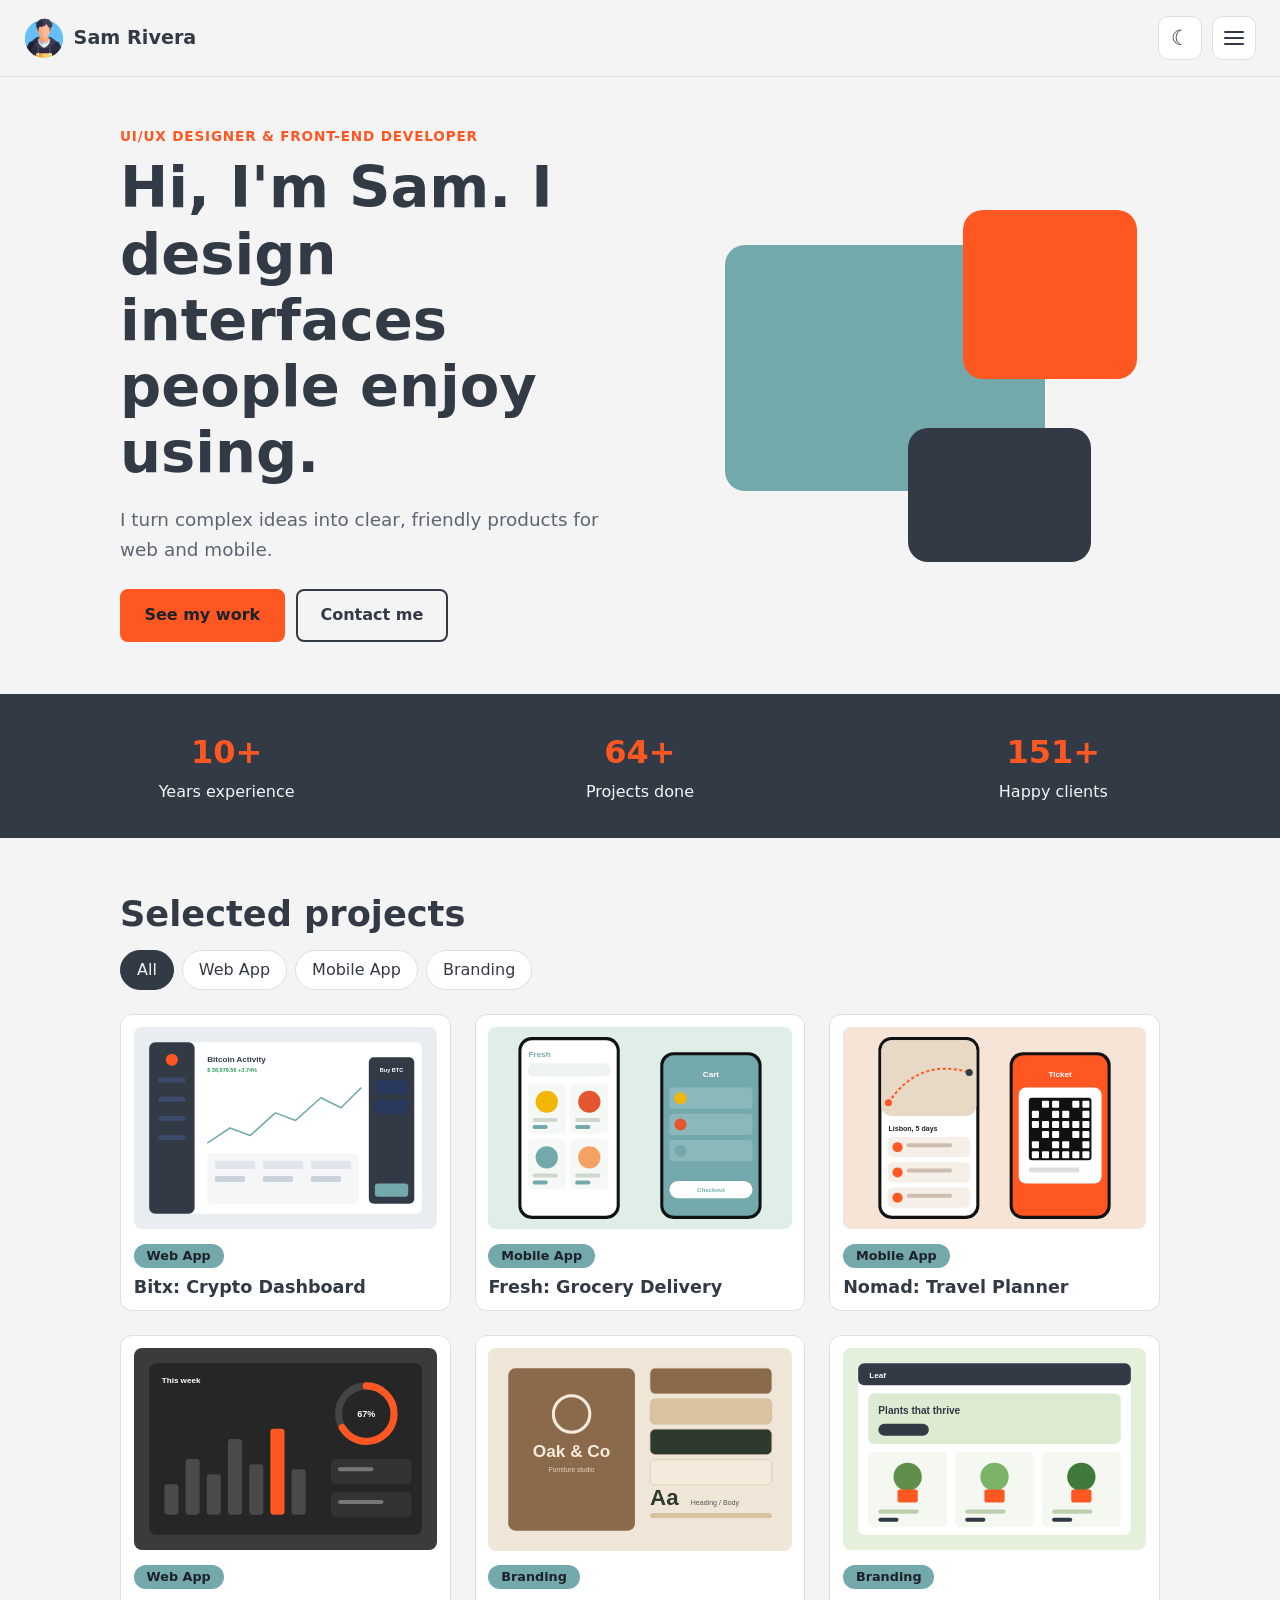
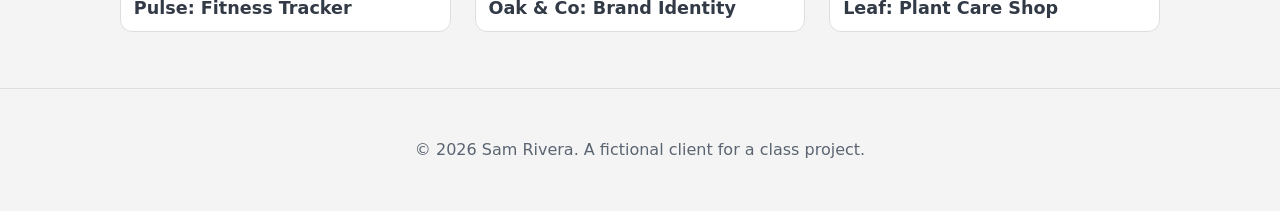
<file: index.html>
<!DOCTYPE html>
<html lang="en">
<head>
<meta charset="UTF-8">
<meta name="viewport" content="width=device-width, initial-scale=1">
<title>Home | Sam Rivera, UI/UX Designer</title>
<link rel="stylesheet" href="css/style.css">
<script>try{var t=localStorage.getItem('theme');if(t)document.documentElement.dataset.theme=t;}catch(e){}</script>
</head>
<body>
<a class="skip" href="#main">Skip to content</a>
<header class="site-header">
  <a class="logo" href="index.html"><img class="mark" src="images/avatar.png" alt="" width="40" height="40">Sam Rivera</a>
  <div class="controls">
    <button id="theme-toggle" class="icon-btn" aria-label="Switch to dark mode" aria-pressed="false"><span id="theme-icon">&#9790;</span></button>
    <button id="menu-btn" class="icon-btn" aria-label="Open menu" aria-expanded="false" aria-controls="menu"><span class="bars"></span></button>
  </div>
  <nav id="menu" class="menu" aria-label="Main menu">
    <a href="index.html" class="active">Home</a>
    <a href="about.html">About Me</a>
    <a href="contact.html">Contact Us</a>
  </nav>
</header>
<main id="main">
  <section class="hero">
    <div class="hero-text">
      <p class="eyebrow">UI/UX Designer &amp; Front-end Developer</p>
      <h1>Hi, I'm Sam. I design interfaces people enjoy using.</h1>
      <p class="lead">I turn complex ideas into clear, friendly products for web and mobile.</p>
      <a class="btn" href="#projects">See my work</a>
      <a class="btn ghost" href="contact.html">Contact me</a>
    </div>
    <div class="hero-art" aria-hidden="true"><span class="s1"></span><span class="s2"></span><span class="s3"></span></div>
  </section>

  <section class="stats-band">
    <p><strong>10+</strong> Years experience</p>
    <p><strong>64+</strong> Projects done</p>
    <p><strong>151+</strong> Happy clients</p>
  </section>

  <section class="section" id="projects">
    <h2>Selected projects</h2>
    <div class="filters" id="filters" aria-label="Filter projects"></div>
    <div class="gallery" id="gallery" aria-live="polite">Loading projects...</div>
  </section>
</main>
<dialog id="modal" class="modal">
  <article>
    <img id="modal-img" alt="">
    <h2 id="modal-title"></h2>
    <p id="modal-desc"></p>
    <button class="btn" id="modal-close">Close</button>
  </article>
</dialog>
<footer class="site-footer"><p>&copy; 2026 Sam Rivera. A fictional client for a class project.</p></footer>
<script src="js/main.js"></script>
</body>
</html>
</file>
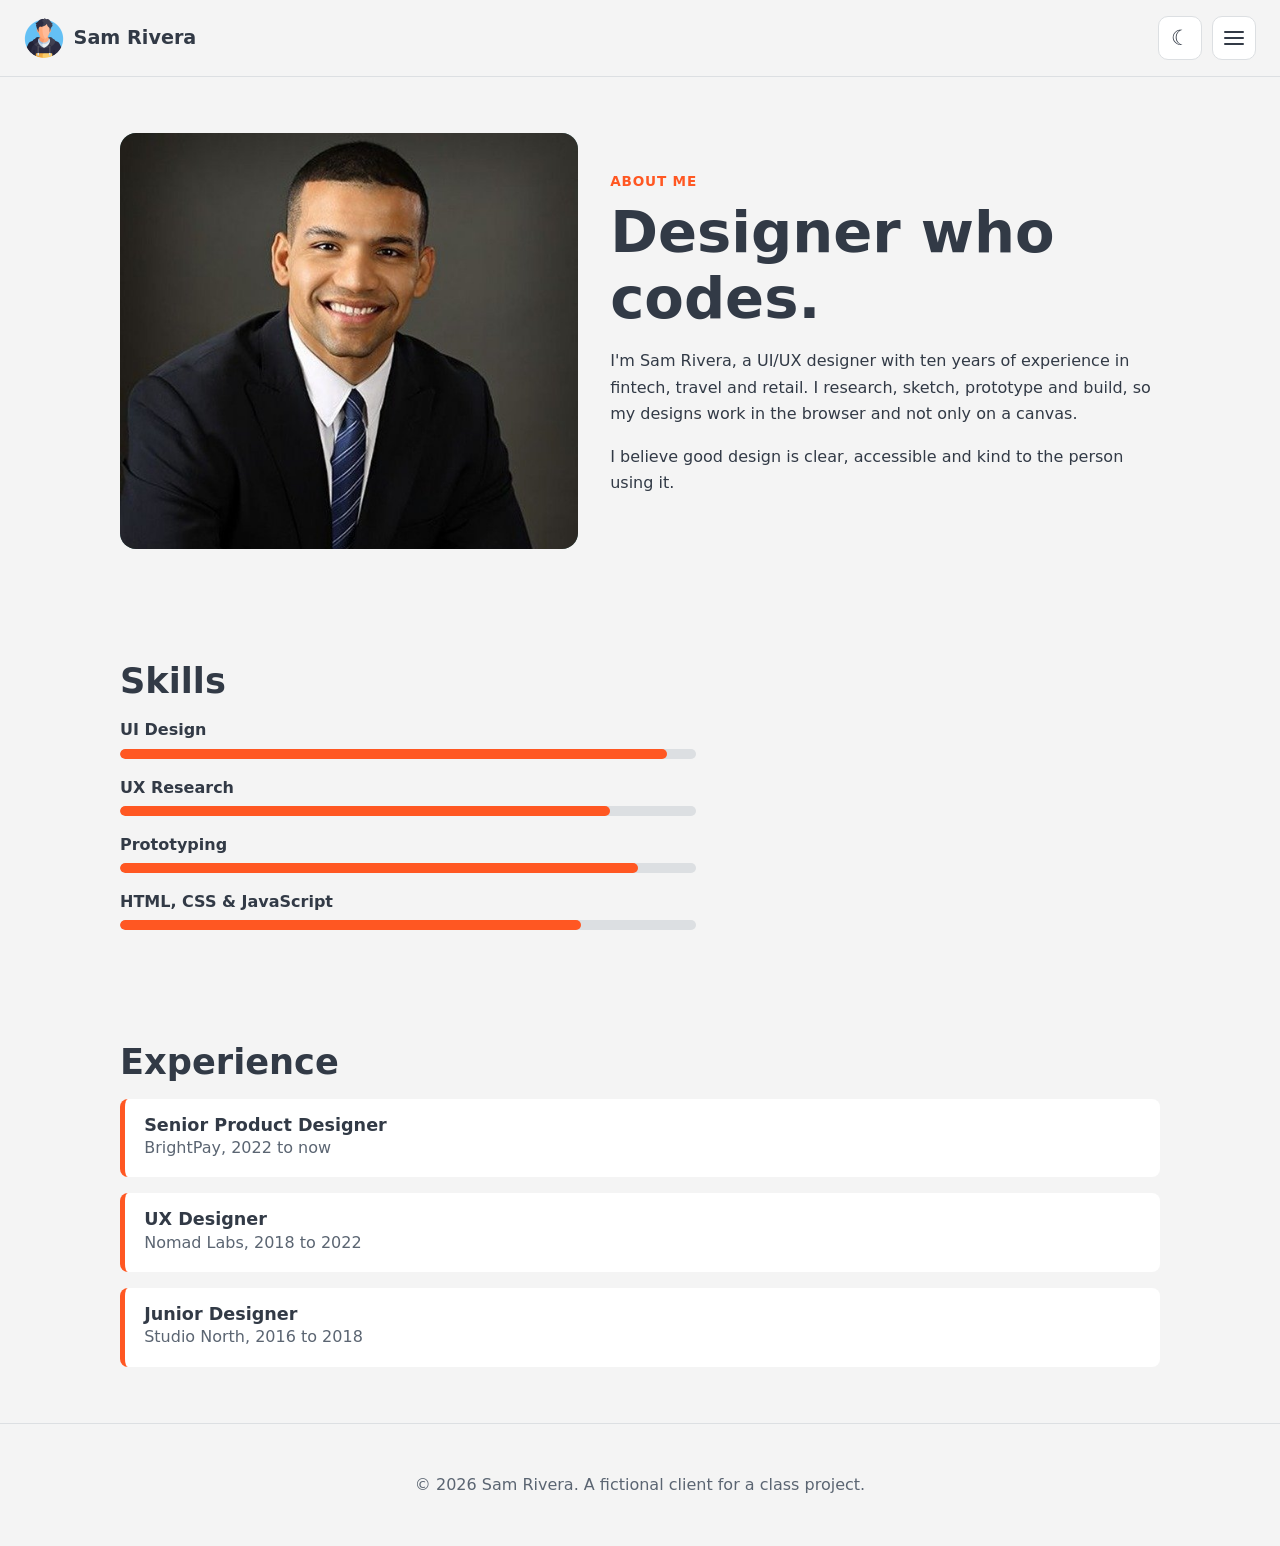
<file: about.html>
<!DOCTYPE html>
<html lang="en">
<head>
<meta charset="UTF-8">
<meta name="viewport" content="width=device-width, initial-scale=1">
<title>About Me | Sam Rivera, UI/UX Designer</title>
<link rel="stylesheet" href="css/style.css">
<script>try{var t=localStorage.getItem('theme');if(t)document.documentElement.dataset.theme=t;}catch(e){}</script>
</head>
<body>
<a class="skip" href="#main">Skip to content</a>
<header class="site-header">
  <a class="logo" href="index.html"><img class="mark" src="images/avatar.png" alt="" width="40" height="40">Sam Rivera</a>
  <div class="controls">
    <button id="theme-toggle" class="icon-btn" aria-label="Switch to dark mode" aria-pressed="false"><span id="theme-icon">&#9790;</span></button>
    <button id="menu-btn" class="icon-btn" aria-label="Open menu" aria-expanded="false" aria-controls="menu"><span class="bars"></span></button>
  </div>
  <nav id="menu" class="menu" aria-label="Main menu">
    <a href="index.html">Home</a>
    <a href="about.html" class="active">About Me</a>
    <a href="contact.html">Contact Us</a>
  </nav>
</header>
<main id="main">
  <section class="section about">
    <img class="about-photo" src="images/about.jpg" alt="Portrait of Sam Rivera">
    <article>
      <p class="eyebrow">About me</p>
      <h1>Designer who codes.</h1>
      <p>I'm Sam Rivera, a UI/UX designer with ten years of experience in fintech, travel and retail. I research, sketch, prototype and build, so my designs work in the browser and not only on a canvas.</p>
      <p>I believe good design is clear, accessible and kind to the person using it.</p>
    </article>
  </section>
  <section class="section">
    <h2>Skills</h2>
    <ul class="skills">
      <li><span>UI Design</span><div class="bar"><i style="--w:95%"></i></div></li>
      <li><span>UX Research</span><div class="bar"><i style="--w:85%"></i></div></li>
      <li><span>Prototyping</span><div class="bar"><i style="--w:90%"></i></div></li>
      <li><span>HTML, CSS &amp; JavaScript</span><div class="bar"><i style="--w:80%"></i></div></li>
    </ul>
  </section>
  <section class="section">
    <h2>Experience</h2>
    <div class="timeline">
      <article><h3>Senior Product Designer</h3><p>BrightPay, 2022 to now</p></article>
      <article><h3>UX Designer</h3><p>Nomad Labs, 2018 to 2022</p></article>
      <article><h3>Junior Designer</h3><p>Studio North, 2016 to 2018</p></article>
    </div>
  </section>
</main>
<footer class="site-footer"><p>&copy; 2026 Sam Rivera. A fictional client for a class project.</p></footer>
<script src="js/main.js"></script>
</body>
</html>
</file>
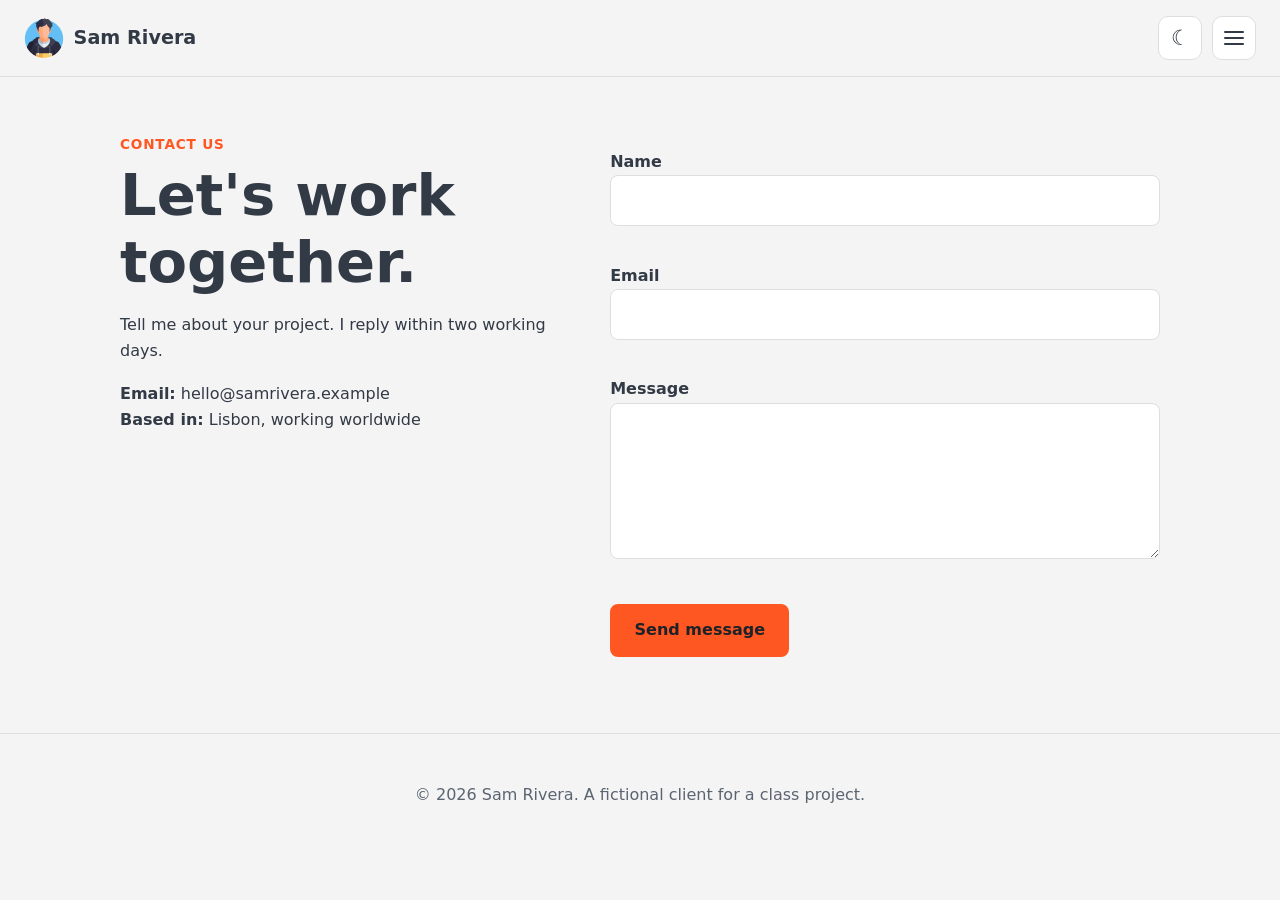
<file: contact.html>
<!DOCTYPE html>
<html lang="en">
<head>
<meta charset="UTF-8">
<meta name="viewport" content="width=device-width, initial-scale=1">
<title>Contact Us | Sam Rivera, UI/UX Designer</title>
<link rel="stylesheet" href="css/style.css">
<script>try{var t=localStorage.getItem('theme');if(t)document.documentElement.dataset.theme=t;}catch(e){}</script>
</head>
<body>
<a class="skip" href="#main">Skip to content</a>
<header class="site-header">
  <a class="logo" href="index.html"><img class="mark" src="images/avatar.png" alt="" width="40" height="40">Sam Rivera</a>
  <div class="controls">
    <button id="theme-toggle" class="icon-btn" aria-label="Switch to dark mode" aria-pressed="false"><span id="theme-icon">&#9790;</span></button>
    <button id="menu-btn" class="icon-btn" aria-label="Open menu" aria-expanded="false" aria-controls="menu"><span class="bars"></span></button>
  </div>
  <nav id="menu" class="menu" aria-label="Main menu">
    <a href="index.html">Home</a>
    <a href="about.html">About Me</a>
    <a href="contact.html" class="active">Contact Us</a>
  </nav>
</header>
<main id="main">
  <section class="section contact">
    <article>
      <p class="eyebrow">Contact us</p>
      <h1>Let's work together.</h1>
      <p>Tell me about your project. I reply within two working days.</p>
      <p><strong>Email:</strong> hello@samrivera.example<br><strong>Based in:</strong> Lisbon, working worldwide</p>
    </article>
    <form id="contact-form" novalidate>
      <label for="name">Name</label>
      <input id="name" name="name" type="text" required>
      <p class="error" id="name-error" role="alert"></p>
      <label for="email">Email</label>
      <input id="email" name="email" type="email" required>
      <p class="error" id="email-error" role="alert"></p>
      <label for="message">Message</label>
      <textarea id="message" name="message" rows="5" required minlength="10"></textarea>
      <p class="error" id="message-error" role="alert"></p>
      <button class="btn" type="submit">Send message</button>
      <p class="success" id="form-success" role="status"></p>
    </form>
  </section>
</main>
<footer class="site-footer"><p>&copy; 2026 Sam Rivera. A fictional client for a class project.</p></footer>
<script src="js/main.js"></script>
<script src="js/validation.js"></script>
</body>
</html>
</file>
<file: css/style.css>
:root{--bg:#f4f4f4;--surface:#fff;--ink:#323a46;--muted:#5b6572;--teal:#74a9ac;--accent:#ff5722;--on-accent:#1d2229;--band:#323a46;--band-ink:#f4f4f4;--line:#dcdfe2;--err:#b3261e;--gap:1.5rem}
[data-theme="dark"]{--bg:#1d2229;--surface:#2a313b;--ink:#f4f4f4;--muted:#aab3bd;--band:#74a9ac;--band-ink:#1d2229;--line:#3d4653;--err:#ff8a80}
*{box-sizing:border-box}
body{margin:0;background:var(--bg);color:var(--ink);font:1rem/1.65 system-ui,-apple-system,"Segoe UI",sans-serif;transition:background .3s,color .3s}
h1,h2,h3{line-height:1.15;margin:0 0 1rem;font-weight:800}
h1{font-size:clamp(2rem,6vw,3.6rem)}h2{font-size:clamp(1.6rem,4vw,2.2rem)}
a{color:inherit}
:focus-visible{outline:3px solid var(--accent);outline-offset:2px}
.skip{position:absolute;left:-999px}.skip:focus{left:1rem;top:1rem;background:var(--surface);padding:.5rem;z-index:20}
.eyebrow{color:var(--accent);font-weight:700;letter-spacing:.06em;text-transform:uppercase;font-size:.85rem;margin:0 0 .5rem}
/* header + hamburger */
.site-header{display:flex;justify-content:space-between;align-items:center;padding:1rem var(--gap);position:sticky;top:0;background:var(--bg);z-index:10;border-bottom:1px solid var(--line)}
.logo{display:flex;align-items:center;gap:.6rem;font-weight:800;font-size:1.2rem;text-decoration:none}
.mark{width:40px;height:40px;border-radius:50%;object-fit:cover;flex-shrink:0;display:block}
.controls{display:flex;gap:.6rem}
.icon-btn{width:44px;height:44px;border-radius:10px;border:1px solid var(--line);background:var(--surface);color:var(--ink);font-size:1.3rem;cursor:pointer;display:grid;place-items:center;transition:transform .2s,background .2s}
.icon-btn:hover{transform:translateY(-2px)}
.bars,.bars::before,.bars::after{display:block;width:20px;height:2.5px;background:var(--ink);border-radius:2px;transition:transform .3s,opacity .3s}
.bars{position:relative}.bars::before,.bars::after{content:"";position:absolute;left:0}
.bars::before{top:-6px}.bars::after{top:6px}
#menu-btn.open .bars{background:transparent}
#menu-btn.open .bars::before{transform:translateY(6px) rotate(45deg)}
#menu-btn.open .bars::after{transform:translateY(-6px) rotate(-45deg)}
.menu{position:absolute;top:100%;right:var(--gap);left:var(--gap);max-width:20rem;margin-left:auto;background:var(--surface);border:1px solid var(--line);border-radius:12px;padding:.5rem;display:flex;flex-direction:column;box-shadow:0 12px 30px rgba(0,0,0,.18);opacity:0;visibility:hidden;transform:translateY(-8px);transition:opacity .25s,transform .25s,visibility .25s}
.menu.open{opacity:1;visibility:visible;transform:none}
.menu a{padding:.8rem 1rem;border-radius:8px;text-decoration:none;font-weight:600}
.menu a:hover{background:var(--bg)}
.menu a.active{background:var(--accent);color:var(--on-accent)}
/* buttons */
.btn{display:inline-block;background:var(--accent);color:var(--on-accent);border:2px solid var(--accent);border-radius:8px;padding:.7rem 1.4rem;font:inherit;font-weight:700;text-decoration:none;cursor:pointer;margin:.3rem .4rem .3rem 0;transition:transform .2s}
.btn.ghost{background:none;color:var(--ink);border-color:var(--ink)}
.btn:hover{transform:translateY(-2px)}
/* hero */
.hero{max-width:68rem;margin:auto;padding:3rem var(--gap);display:grid;gap:2rem;align-items:center;animation:rise .8s ease-out}
.lead{font-size:1.15rem;color:var(--muted);max-width:32rem}
.hero-art{position:relative;height:16rem}
.hero-art span{position:absolute;border-radius:20px;animation:float 6s ease-in-out infinite}
.s1{inset:10% 25% 20% 5%;background:var(--teal)}
.s2{width:38%;height:48%;right:5%;top:0;background:var(--accent);animation-delay:-2s!important}
.s3{width:40%;height:38%;right:15%;bottom:0;background:var(--ink);animation-delay:-4s!important}
@keyframes float{50%{transform:translateY(-12px)}}
@keyframes rise{from{opacity:0;transform:translateY(20px)}to{opacity:1;transform:none}}
.stats-band{background:var(--band);color:var(--band-ink);display:grid;gap:.5rem;padding:2rem var(--gap);text-align:center}
.stats-band p{margin:0}.stats-band strong{display:block;font-size:2rem;color:var(--accent)}
[data-theme="dark"] .stats-band strong{color:var(--on-accent)}
/* sections */
.section{max-width:68rem;margin:auto;padding:3.5rem var(--gap)}
.filters{display:flex;flex-wrap:wrap;gap:.5rem;margin:1rem 0 var(--gap)}
.filters button{border:1px solid var(--line);background:var(--surface);color:var(--ink);border-radius:99px;padding:.35rem 1rem;cursor:pointer;font:inherit}
.filters button.on{background:var(--ink);color:var(--bg);border-color:var(--ink)}
.gallery{display:grid;gap:var(--gap);grid-template-columns:1fr}
.card{background:var(--surface);border:1px solid var(--line);border-radius:12px;padding:.8rem;cursor:pointer;text-align:left;color:inherit;font:inherit;transition:transform .25s,border-color .25s}
.card:hover{transform:translateY(-4px);border-color:var(--accent)}
.card img{width:100%;aspect-ratio:3/2;object-fit:cover;border-radius:8px;display:block;margin-bottom:.8rem}
.card h3{margin:.5rem 0 0;font-size:1.1rem}
.tag{display:inline-block;background:var(--teal);color:#1d2229;border-radius:99px;padding:.1rem .8rem;font-size:.8rem;font-weight:700}
.modal{border:0;border-radius:14px;padding:0;max-width:34rem;width:92%;background:var(--surface);color:var(--ink)}
.modal::backdrop{background:rgba(0,0,0,.65)}
.modal article{padding:1.2rem}.modal img{width:100%;border-radius:8px;display:block;margin-bottom:1rem}
/* about */
.about{display:grid;gap:2rem;align-items:center}
.about-photo{width:100%;height:auto;aspect-ratio:1/1;max-height:26rem;object-fit:cover;object-position:center top;border-radius:16px;background:var(--teal);display:block}
.skills{list-style:none;padding:0;margin:0;display:grid;gap:1rem;max-width:36rem}
.skills span{font-weight:600}
.bar{height:10px;background:var(--line);border-radius:99px;overflow:hidden;margin-top:.3rem}
.bar i{display:block;height:100%;width:var(--w);background:var(--accent);border-radius:99px;animation:grow 1.2s ease-out}
@keyframes grow{from{width:0}}
.timeline{display:grid;gap:1rem}
.timeline article{background:var(--surface);border-left:5px solid var(--accent);border-radius:8px;padding:1rem 1.2rem}
.timeline h3{margin:0;font-size:1.1rem}.timeline p{margin:0;color:var(--muted)}
/* contact */
.contact{display:grid;gap:2rem}
label{display:block;margin-top:1rem;font-weight:600}
input,textarea{width:100%;padding:.7rem;border:1px solid var(--line);border-radius:8px;background:var(--surface);color:var(--ink);font:inherit}
input.invalid,textarea.invalid{border-color:var(--err)}
.error{color:var(--err);min-height:1.2em;margin:.2rem 0 0;font-size:.9rem}
.success{font-weight:700;color:var(--accent)}
form .btn{margin-top:1rem}
.site-footer{text-align:center;padding:2rem;color:var(--muted);border-top:1px solid var(--line)}
@media(min-width:600px){.gallery{grid-template-columns:repeat(2,1fr)}.stats-band{grid-template-columns:repeat(3,1fr)}}
@media(min-width:820px){.hero{grid-template-columns:1.2fr 1fr}.hero-art{height:22rem}.about,.contact{grid-template-columns:1fr 1.2fr}.about-photo{width:100%;height:auto;aspect-ratio:1/1;max-height:26rem;object-fit:cover;object-position:center top;border-radius:16px;background:var(--teal);display:block}}
@media(min-width:960px){.gallery{grid-template-columns:repeat(3,1fr)}}
@media(prefers-reduced-motion:reduce){*{animation:none!important;transition:none!important}}
</file>
